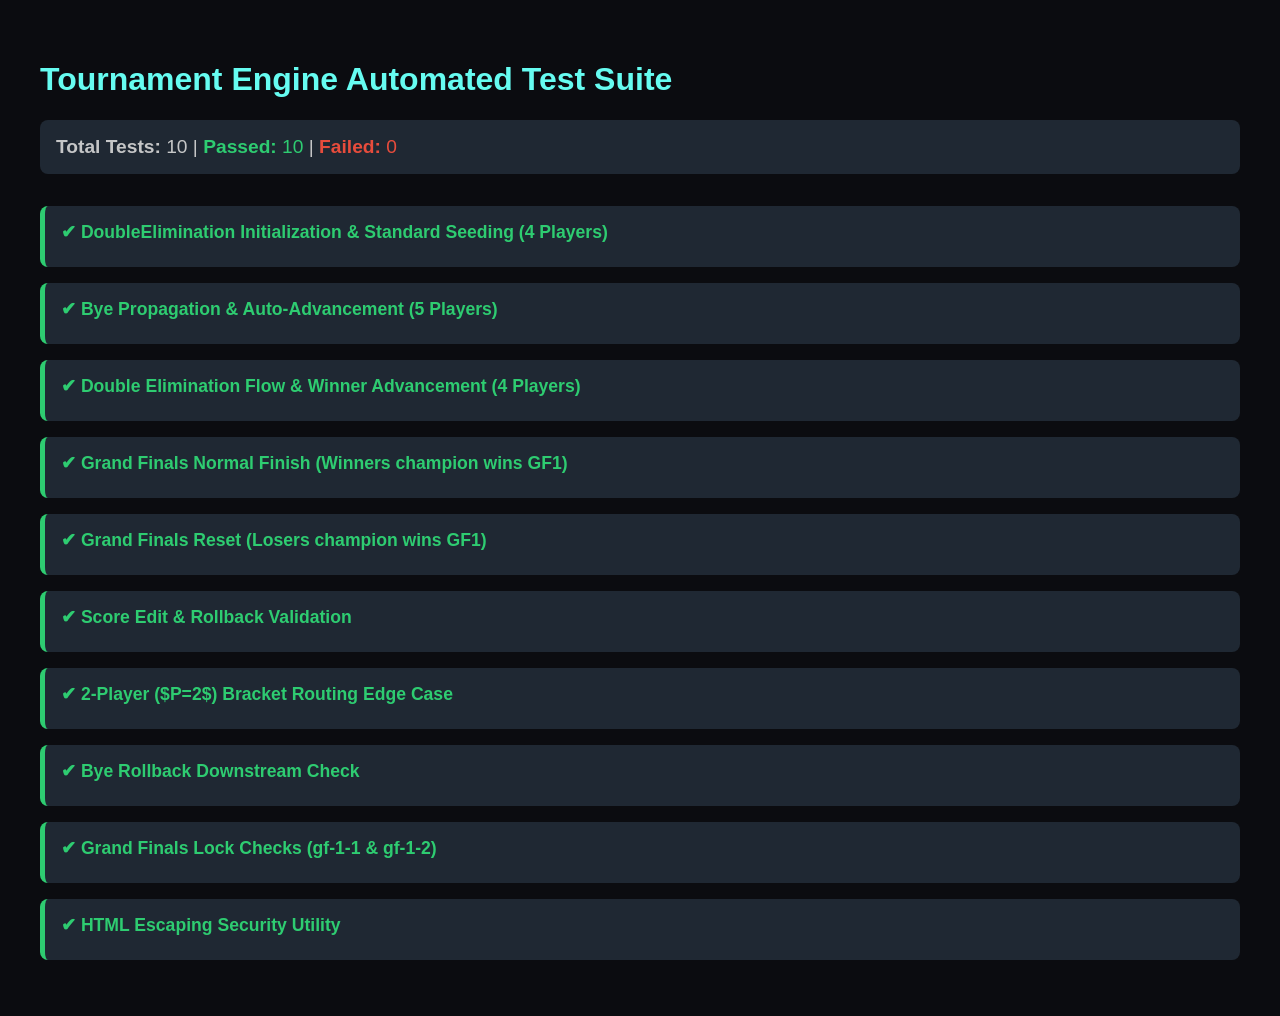
<file: test.html>
<!DOCTYPE html>
<html lang="en">
<head>
  <meta charset="UTF-8">
  <title>Tournament App Test Suite</title>
  <style>
    body {
      background: #0b0c10;
      color: #c5c6c7;
      font-family: sans-serif;
      padding: 2rem;
    }
    h1 {
      color: #66fcf1;
    }
    .test-case {
      margin-bottom: 1rem;
      padding: 1rem;
      background: #1f2833;
      border-radius: 8px;
      border-left: 5px solid #8e94a5;
    }
    .test-case.pass {
      border-left-color: #2ecc71;
    }
    .test-case.fail {
      border-left-color: #e74c3c;
    }
    .test-name {
      font-weight: bold;
      font-size: 1.1rem;
      margin-bottom: 0.5rem;
    }
    .test-case.pass .test-name {
      color: #2ecc71;
    }
    .test-case.fail .test-name {
      color: #e74c3c;
    }
    pre {
      background: #0b0c10;
      padding: 0.5rem;
      border-radius: 4px;
      overflow-x: auto;
    }
    .summary {
      font-size: 1.2rem;
      margin-bottom: 2rem;
      padding: 1rem;
      border-radius: 8px;
      background: #1f2833;
    }
  </style>
</head>
<body>
  <h1>Tournament Engine Automated Test Suite</h1>
  <div id="summary" class="summary">Running tests...</div>
  <div id="results"></div>

  <script type="module">
    import { DoubleElimination } from './src/js/tournaments/doubleElimination.js';

    const resultsDiv = document.getElementById('results');
    const summaryDiv = document.getElementById('summary');
    let passCount = 0;
    let failCount = 0;

    function assert(condition, message) {
      if (!condition) {
        throw new Error(message || "Assertion failed");
      }
    }

    function runTest(name, testFn) {
      const el = document.createElement('div');
      el.className = 'test-case';
      
      try {
        testFn();
        el.className += ' pass';
        el.innerHTML = `<div class="test-name">✔ ${name}</div>`;
        passCount++;
      } catch (e) {
        el.className += ' fail';
        el.innerHTML = `
          <div class="test-name">✘ ${name}</div>
          <p>Error: ${e.message}</p>
          <pre>${e.stack}</pre>
        `;
        failCount++;
      }
      
      resultsDiv.appendChild(el);
      updateSummary();
    }

    function updateSummary() {
      summaryDiv.innerHTML = `
        <strong>Total Tests:</strong> ${passCount + failCount} | 
        <span style="color: #2ecc71;"><strong>Passed:</strong> ${passCount}</span> | 
        <span style="color: #e74c3c;"><strong>Failed:</strong> ${failCount}</span>
      `;
    }

    // --- TEST SUITE ---

    runTest("DoubleElimination Initialization & Standard Seeding (4 Players)", () => {
      const tournament = new DoubleElimination();
      const players = [
        { id: 'p1', name: 'Alice' },
        { id: 'p2', name: 'Bob' },
        { id: 'p3', name: 'Charlie' },
        { id: 'p4', name: 'David' }
      ];
      tournament.initialize(players);

      assert(tournament.size === 4, "Size should be 4");
      assert(tournament.roundsCount.winners === 2, "Winners rounds count should be 2");
      assert(tournament.roundsCount.losers === 2, "Losers rounds count should be 2");

      // Verify Round 1 seeding:
      // Seeding order for 4: 1, 4, 2, 3
      // Match 1: Alice (1) vs David (4)
      // Match 2: Bob (2) vs Charlie (3)
      const w1 = tournament.matches['w-1-1'];
      const w2 = tournament.matches['w-1-2'];

      assert(w1.p1.id === 'p1', "w-1-1 P1 should be p1");
      assert(w1.p2.id === 'p4', "w-1-1 P2 should be p4");
      assert(w2.p1.id === 'p2', "w-1-2 P1 should be p2");
      assert(w2.p2.id === 'p3', "w-1-2 P2 should be p3");
    });

    runTest("Bye Propagation & Auto-Advancement (5 Players)", () => {
      const tournament = new DoubleElimination();
      const players = [
        { id: 'p1', name: 'Alice' },
        { id: 'p2', name: 'Bob' },
        { id: 'p3', name: 'Charlie' },
        { id: 'p4', name: 'David' },
        { id: 'p5', name: 'Eve' }
      ];
      // Padded to size 8. Byes = 3.
      // Seeding for 8: 1, 8, 4, 5, 2, 7, 3, 6
      // Seeds: Alice(1), Bob(2), Charlie(3), David(4), Eve(5), Bye(6), Bye(7), Bye(8)
      // Matches:
      // w-1-1: Alice(1) vs Bye(8) -> Alice should auto-win!
      // w-1-2: David(4) vs Eve(5) -> Playable
      // w-1-3: Bob(2) vs Bye(7) -> Bob should auto-win!
      // w-1-4: Charlie(3) vs Bye(6) -> Charlie should auto-win!

      tournament.initialize(players);

      assert(tournament.size === 8, "Size should be 8");
      
      const w11 = tournament.matches['w-1-1'];
      assert(w11.status === 'bye', "w-1-1 should be auto-completed as bye");
      assert(w11.winnerId === 'p1', "w-1-1 winner should be Alice (p1)");

      const w13 = tournament.matches['w-1-3'];
      assert(w13.status === 'bye', "w-1-3 should be bye");
      assert(w13.winnerId === 'p2', "w-1-3 winner should be Bob (p2)");

      const w14 = tournament.matches['w-1-4'];
      assert(w14.status === 'bye', "w-1-4 should be bye");
      assert(w14.winnerId === 'p3', "w-1-4 winner should be Charlie (p3)");

      // Check Winners Round 2 (w-2-1 & w-2-2)
      // w-2-1: Winner of w-1-1 (Alice) vs Winner of w-1-2 (pending David/Eve)
      // w-2-2: Winner of w-1-3 (Bob) vs Winner of w-1-4 (Charlie)
      const w21 = tournament.matches['w-2-1'];
      const w22 = tournament.matches['w-2-2'];

      assert(w21.p1.id === 'p1', "w-2-1 P1 should be p1 (Alice)");
      assert(w21.p2 === null, "w-2-1 P2 should be null (waiting for David/Eve)");
      assert(w21.status === 'pending', "w-2-1 should be pending");

      assert(w22.p1.id === 'p2', "w-2-2 P1 should be p2 (Bob)");
      assert(w22.p2.id === 'p3', "w-2-2 P2 should be p3 (Charlie)");
      assert(w22.status === 'scheduled', "w-2-2 should be scheduled (playable) since both players advanced!");
    });

    runTest("Double Elimination Flow & Winner Advancement (4 Players)", () => {
      const tournament = new DoubleElimination();
      const players = [
        { id: 'p1', name: 'Alice' },
        { id: 'p2', name: 'Bob' },
        { id: 'p3', name: 'Charlie' },
        { id: 'p4', name: 'David' }
      ];
      tournament.initialize(players);

      // w-1-1: Alice vs David -> Alice wins 3-1
      // w-1-2: Bob vs Charlie -> Bob wins 3-2
      tournament.logMatchResult('w-1-1', 3, 1);
      tournament.logMatchResult('w-1-2', 3, 2);

      // Verify Winners Round 2 (Winners Finals):
      // w-2-1: Alice vs Bob
      const w21 = tournament.matches['w-2-1'];
      assert(w21.p1.id === 'p1', "w-2-1 P1 should be Alice");
      assert(w21.p2.id === 'p2', "w-2-1 P2 should be Bob");

      // Verify Losers Round 1:
      // l-1-1: Loser of w-1-1 (David) vs Loser of w-1-2 (Charlie)
      const l11 = tournament.matches['l-1-1'];
      assert(l11.p1.id === 'p4', "l-1-1 P1 should be David");
      assert(l11.p2.id === 'p3', "l-1-1 P2 should be Charlie");

      // Play l-1-1: Charlie wins 3-0. David is eliminated.
      tournament.logMatchResult('l-1-1', 0, 3);
      assert(l11.winnerId === 'p3', "l-1-1 winner should be Charlie");

      // Play Winners Finals w-2-1: Alice wins 3-0. Bob drops to Losers.
      tournament.logMatchResult('w-2-1', 3, 0);

      // Verify Losers Round 2 (Losers Finals):
      // l-2-1: Winner of l-1-1 (Charlie) vs Loser of w-2-1 (Bob)
      const l21 = tournament.matches['l-2-1'];
      assert(l21.p1.id === 'p3', "l-2-1 P1 should be Charlie");
      assert(l21.p2.id === 'p2', "l-2-1 P2 should be Bob");
    });

    runTest("Grand Finals Normal Finish (Winners champion wins GF1)", () => {
      const tournament = new DoubleElimination();
      const players = [
        { id: 'p1', name: 'Alice' },
        { id: 'p2', name: 'Bob' },
        { id: 'p3', name: 'Charlie' },
        { id: 'p4', name: 'David' }
      ];
      tournament.initialize(players);

      tournament.logMatchResult('w-1-1', 3, 0); // Alice wins, David drops
      tournament.logMatchResult('w-1-2', 3, 0); // Bob wins, Charlie drops
      tournament.logMatchResult('l-1-1', 3, 0); // David wins, Charlie eliminated
      tournament.logMatchResult('w-2-1', 3, 0); // Alice wins, Bob drops
      tournament.logMatchResult('l-2-1', 3, 0); // David wins, Bob eliminated

      // GF1: Alice (Winners) vs David (Losers)
      const gf1 = tournament.matches['gf-1-1'];
      assert(gf1.p1.id === 'p1', "gf-1-1 P1 is Alice");
      assert(gf1.p2.id === 'p4', "gf-1-1 P2 is David");

      // Alice wins GF1
      tournament.logMatchResult('gf-1-1', 3, 1);

      assert(tournament.isFinished() === true, "Tournament should be completed");
      const rankings = tournament.getRankings();
      assert(rankings[0].id === 'p1', "Champion should be Alice");
      assert(rankings[1].id === 'p4', "Runner up should be David");
    });

    runTest("Grand Finals Reset (Losers champion wins GF1)", () => {
      const tournament = new DoubleElimination();
      const players = [
        { id: 'p1', name: 'Alice' },
        { id: 'p2', name: 'Bob' },
        { id: 'p3', name: 'Charlie' },
        { id: 'p4', name: 'David' }
      ];
      tournament.initialize(players);

      tournament.logMatchResult('w-1-1', 3, 0); // Alice wins
      tournament.logMatchResult('w-1-2', 3, 0); // Bob wins
      tournament.logMatchResult('l-1-1', 3, 0); // David wins
      tournament.logMatchResult('w-2-1', 3, 0); // Alice wins, Bob drops
      tournament.logMatchResult('l-2-1', 3, 0); // David wins, Bob eliminated

      // GF1: Alice (Winners) vs David (Losers)
      // David (Losers) wins GF1. Should trigger bracket reset (spawn gf-1-2)
      tournament.logMatchResult('gf-1-1', 1, 3);

      assert(tournament.isFinished() === false, "Tournament should NOT be finished yet (requires reset match)");
      
      const gf2 = tournament.matches['gf-1-2'];
      assert(gf2 !== undefined, "gf-1-2 should be spawned");
      assert(gf2.p1.id === 'p1', "gf-1-2 P1 should be Alice");
      assert(gf2.p2.id === 'p4', "gf-1-2 P2 should be David");
      assert(gf2.status === 'scheduled', "gf-1-2 should be scheduled");

      // Play gf-1-2: David wins and becomes champion!
      tournament.logMatchResult('gf-1-2', 1, 3);
      assert(tournament.isFinished() === true, "Tournament is now finished");
      const rankings = tournament.getRankings();
      assert(rankings[0].id === 'p4', "Champion should be David");
      assert(rankings[1].id === 'p1', "Runner up should be Alice");
    });

    runTest("Score Edit & Rollback Validation", () => {
      const tournament = new DoubleElimination();
      const players = [
        { id: 'p1', name: 'Alice' },
        { id: 'p2', name: 'Bob' },
        { id: 'p3', name: 'Charlie' },
        { id: 'p4', name: 'David' }
      ];
      tournament.initialize(players);

      // Play w-1-1: Alice wins.
      tournament.logMatchResult('w-1-1', 3, 0);
      assert(tournament.canEditMatch('w-1-1') === true, "w-1-1 should be editable before downstream starts");

      // Play w-1-2: Bob wins.
      tournament.logMatchResult('w-1-2', 3, 0);

      // Play w-2-1 (Winners Finals, Alice vs Bob): Alice wins.
      // This is downstream of w-1-1 (Alice advanced here).
      tournament.logMatchResult('w-2-1', 3, 1);

      // Now check if w-1-1 can be edited.
      // Winner of w-1-1 (Alice) played in w-2-1, which is completed. So edit should be BLOCKED.
      assert(tournament.canEditMatch('w-1-1') === false, "w-1-1 edit should be BLOCKED because Alice played in w-2-1");

      // Rollback w-2-1
      tournament.rollbackMatch('w-2-1');
      assert(tournament.matches['w-2-1'].status === 'scheduled', "w-2-1 should be back to scheduled");
      assert(tournament.matches['w-2-1'].p1Score === null, "w-2-1 score should be null");

      // Now that w-2-1 is reset (no downstream gameplay), check if w-1-1 is editable again.
      assert(tournament.canEditMatch('w-1-1') === true, "w-1-1 should be EDITABLE again after downstream rollback");
    });

    runTest("2-Player ($P=2$) Bracket Routing Edge Case", () => {
      const tournament = new DoubleElimination();
      const players = [
        { id: 'p1', name: 'Alice' },
        { id: 'p2', name: 'Bob' }
      ];
      tournament.initialize(players);

      assert(tournament.size === 2, "Size is 2");
      assert(tournament.matches['w-1-1'].nextMatchIdLoser === 'gf-1-1', "Loser of w-1-1 goes to gf-1-1");

      // Play w-1-1: Alice wins 3-1. Bob drops to Losers.
      tournament.logMatchResult('w-1-1', 3, 1);

      const gf1 = tournament.matches['gf-1-1'];
      assert(gf1.p1.id === 'p1', "gf-1-1 P1 is Alice");
      assert(gf1.p2.id === 'p2', "gf-1-1 P2 is Bob");
      assert(gf1.status === 'scheduled', "gf-1-1 is scheduled");
    });

    runTest("Bye Rollback Downstream Check", () => {
      const tournament = new DoubleElimination();
      const players = [
        { id: 'p1', name: 'Alice' },
        { id: 'p2', name: 'Bob' },
        { id: 'p3', name: 'Charlie' }
      ];
      // $P=4$. Alice(1), Bob(2), Charlie(3), Bye(4).
      // Matches:
      // w-1-1: Alice(1) vs Bye(4) -> Alice auto-wins, Bye drops to l-1-1.
      // w-1-2: Bob(2) vs Charlie(3) -> Playable
      // l-1-1: Bye(4) vs Loser of w-1-2.
      // Since Bye is in l-1-1, whoever loses w-1-2 automatically wins l-1-1 (Bye propagation)!
      tournament.initialize(players);

      assert(tournament.matches['w-1-1'].status === 'bye', "w-1-1 is bye");
      assert(tournament.matches['w-1-1'].winnerId === 'p1', "w-1-1 winner is Alice");

      // Play w-1-2: Bob wins, Charlie drops to l-1-1.
      tournament.logMatchResult('w-1-2', 3, 1);

      // l-1-1: Bye vs Charlie -> Charlie auto-wins (bye propagation!)
      assert(tournament.matches['l-1-1'].status === 'bye', "l-1-1 is bye");
      assert(tournament.matches['l-1-1'].winnerId === 'p3', "l-1-1 winner is Charlie");
      
      // Since Charlie auto-wins l-1-1, he goes to l-2-1 (Losers Finals).
      assert(tournament.matches['l-2-1'].p1.id === 'p3', "l-2-1 P1 is Charlie");

      // Now rollback w-1-2 (resets Bob vs Charlie).
      // This should recursively roll back l-1-1 (which was a bye).
      // And since l-1-1 is rolled back, Charlie must be retracted from l-2-1!
      tournament.rollbackMatch('w-1-2');

      assert(tournament.matches['w-1-2'].status === 'scheduled', "w-1-2 is back to scheduled");
      assert(tournament.matches['l-1-1'].status === 'pending', "l-1-1 is back to pending");
      assert(tournament.matches['l-2-1'].p1 === null, "Charlie is retracted from l-2-1");
    });

    runTest("Grand Finals Lock Checks (gf-1-1 & gf-1-2)", () => {
      const tournament = new DoubleElimination();
      const players = [
        { id: 'p1', name: 'Alice' },
        { id: 'p2', name: 'Bob' },
        { id: 'p3', name: 'Charlie' },
        { id: 'p4', name: 'David' }
      ];
      tournament.initialize(players);

      tournament.logMatchResult('w-1-1', 3, 0); // Alice wins
      tournament.logMatchResult('w-1-2', 3, 0); // Bob wins
      tournament.logMatchResult('l-1-1', 3, 0); // David wins
      tournament.logMatchResult('w-2-1', 3, 0); // Alice wins
      tournament.logMatchResult('l-2-1', 3, 0); // David wins

      // GF1: Alice vs David. David (Losers) wins. Spawns gf-1-2
      tournament.logMatchResult('gf-1-1', 1, 3);
      assert(tournament.canEditMatch('gf-1-1') === true, "gf-1-1 is editable because gf-1-2 hasn't started");

      // Play gf-1-2: Alice wins.
      tournament.logMatchResult('gf-1-2', 3, 1);
      assert(tournament.isFinished() === true, "Tournament is complete");
      assert(tournament.canEditMatch('gf-1-1') === false, "gf-1-1 is now locked because gf-1-2 is completed");
    });

    runTest("HTML Escaping Security Utility", () => {
      // Import test for escapeHTML
      const escape = (str) => {
        return str.toString()
          .replace(/&/g, '&amp;')
          .replace(/</g, '&lt;')
          .replace(/>/g, '&gt;')
          .replace(/"/g, '&quot;')
          .replace(/'/g, '&#39;');
      };
      assert(escape("<script>") === "&lt;script&gt;", "Escapes script tag");
      assert(escape("Alice & Bob") === "Alice &amp; Bob", "Escapes ampersand");
      assert(escape('Name "Quote"') === "Name &quot;Quote&quot;", "Escapes double quote");
    });
  </script>
</body>
</html>
</file>
